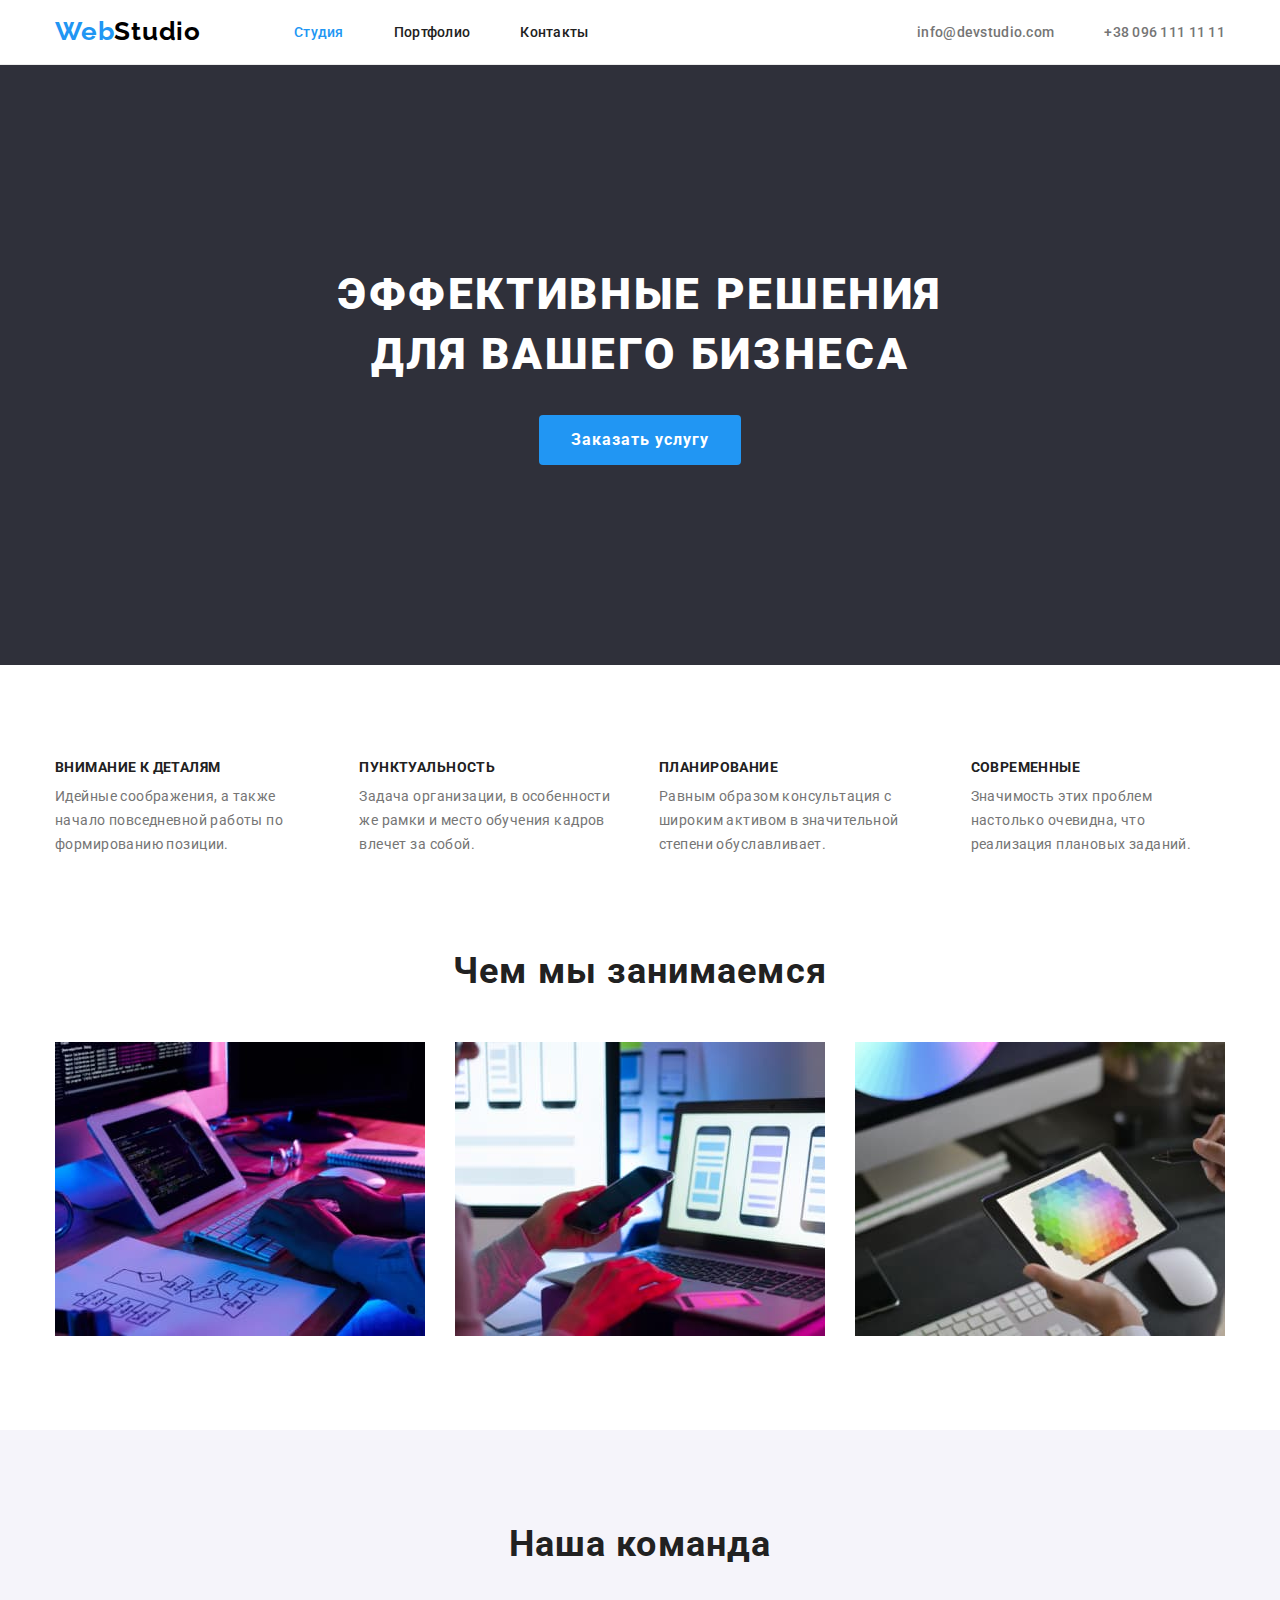
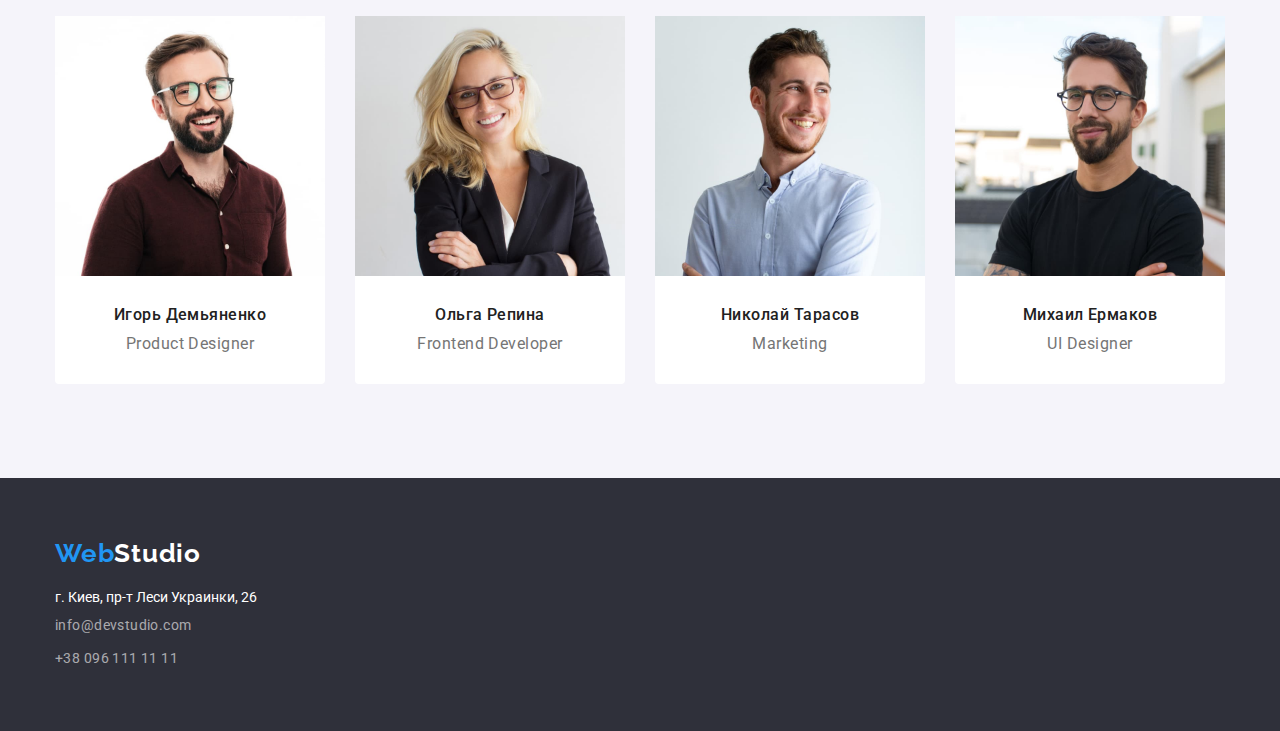
<file: index.html>
<!DOCTYPE html>
<html lang="ru">

<head>
    <meta charset="UTF-8">
    <meta http-equiv="X-UA-Compatible" content="IE=edge">
    <meta name="viewport" content="width=device-width, initial-scale=1.0">
    <title>Landing page</title>
    <link href="https://fonts.googleapis.com/css2?family=Raleway:wght@700&family=Roboto:wght@400;500;700;900&display=swap" rel="stylesheet">
    <link rel="stylesheet" href="https://cdnjs.cloudflare.com/ajax/libs/modern-normalize/1.1.0/modern-normalize.min.css">
    <link rel="stylesheet" href="css/style.css">
</head>
<body>
    <!-- Header -->
    <header class="header">
        <div class="container header-content">
                <nav class="nav">
                    <a href="/" class="logo common-link">
                        <span>Web</span>Studio
                    </a>
        
                    <ul class="nav-menu">
                        <li class="nav-item"><a class="nav-link link common-link active-link" href="/">Студия</a></li>
                        <li class="nav-item"><a class="nav-link link common-link" href="portfolio.html">Портфолио</a></li>
                        <li class="nav-item"><a class="nav-link link common-link" href="">Контакты</a></li>
                    </ul>
                </nav>
                <ul class="contacts">
                    <li class="contacts-item"><a class="contacts-link link common-link" href="mailto:info@devstudio.com">info@devstudio.com</a></li>
                    <li class="contacts-item"><a class="contacts-link link common-link" href="tel:+380961111111">+38 096 111 11 11</a></li>
                </ul>
        </div>
    </header>
    <!-- Main -->
    <main>
        <!-- Intro -->
        <section class="intro">
            <div class="container">
                <h1 class="intro-header">Эффективные решения для вашего бизнеса</h1>
                <button class="intro-btn button" type="button">Заказать услугу</button>
            </div>
        </section>
        <!-- Features -->
        <section class="features section">
            <div class="container">
                <h2 class="visually-hidden">Особенности</h2>
                <ul class="features-list">
                    <li class="features-item">
                        <h3 class="features-title">Внимание к деталям</h3>
                        <p class="features-desc">
                            Идейные соображения, а также начало повседневной работы по формированию позиции.
                        </p>
                    </li>
                    <li class="features-item">
                        <h3 class="features-title">Пунктуальность</h3>
                        <p class="features-desc">
                            Задача организации, в особенности же рамки и место обучения кадров влечет за собой.
                        </p>
                    </li>
                    <li class="features-item">
                        <h3 class="features-title">Планирование</h3>
                        <p class="features-desc">
                            Равным образом консультация с широким активом в значительной степени обуславливает.
                        </p>
                    </li>
                    <li class="features-item">
                        <h3 class="features-title">Современные</h3>
                        <p class="features-desc">
                            Значимость этих проблем настолько очевидна, что реализация плановых заданий.
                        </p>
                    </li>
                </ul>
            </div>
        </section>
        <!-- What we do -->
        <section class="working section">
            <div class="container">
                <h2 class="title">Чем мы занимаемся</h2>
                <ul class="works">
                    <li class="works-item"><img src="./images/what-we-do1.jpg" alt="человек что-то печатает на клавиатуре" width="370"></li>
                    <li class="works-item"><img src="./images/what-we-do2.jpg" alt="человек с телефоном в руках" width="370"></li>
                    <li class="works-item"><img src="./images/what-we-do3.jpg" alt="человек с планшетом в руках" width="370"></li>
                </ul>
            </div>
        </section>
        <!-- Our team -->
        <section class="team section">
            <div class="container">
                <h2 class="title">Наша команда</h2>
                <ul class="team-list">
                    <li class="team-item">
                        <img class="team-img" src="./images/product-designer.jpg" alt="дизайнер" width="270">
                        <div class="team-item-wrapper">
                            <h3 class="team-title">Игорь Демьяненко</h3>
                            <p class="team-prof">
                                Product Designer
                            </p>
                        </div>
                    </li>
                    <li class="team-item">
                        <img class="team-img" src="./images/frontend-developer.jpg" alt="разработчик" width="270">
                        <div class="team-item-wrapper">
                            <h3 class="team-title">Ольга Репина</h3>
                            <p class="team-prof">
                                Frontend Developer
                            </p>
                        </div>
                    </li>
                    <li class="team-item">
                        <img class="team-img" src="./images/marketing.jpg" alt="маркетолог" width="270">
                        <div class="team-item-wrapper">
                            <h3 class="team-title">Николай Тарасов</h3>
                            <p class="team-prof">
                                Marketing
                            </p>
                        </div>
                    </li>
                    <li class="team-item">
                        <img class="team-img" src="./images/ui-designer.jpg" alt="дизайнер" width="270">
                        <div class="team-item-wrapper">
                            <h3 class="team-title">Михаил Ермаков</h3>
                            <p class="team-prof">
                                UI Designer
                            </p>
                        </div>
                    </li>
                </ul>
            </div>
        </section>
    </main>
    <!-- Footer -->
    <footer class="footer">
        <div class="container">
            <a class="logo footer-logo common-link" href="">
                <span>Web</span>Studio
            </a>
            <address class="adress">
                <ul class="adress-list">
                    <li class="adress-item"><a class="main-adress common-link" href="">г. Киев, пр-т Леси Украинки, 26</a></li>
                    <li class="adress-item"><a class="adress-link common-link" href="mailto:info@devstudio.com">info@devstudio.com</a></li>
                    <li class="adress-item"><a class="adress-link common-link" href="tel:+380961111111">+38 096 111 11 11</a></li>
                </ul>
            </address>
        </div>
    </footer>
</body>
</html>
</file>
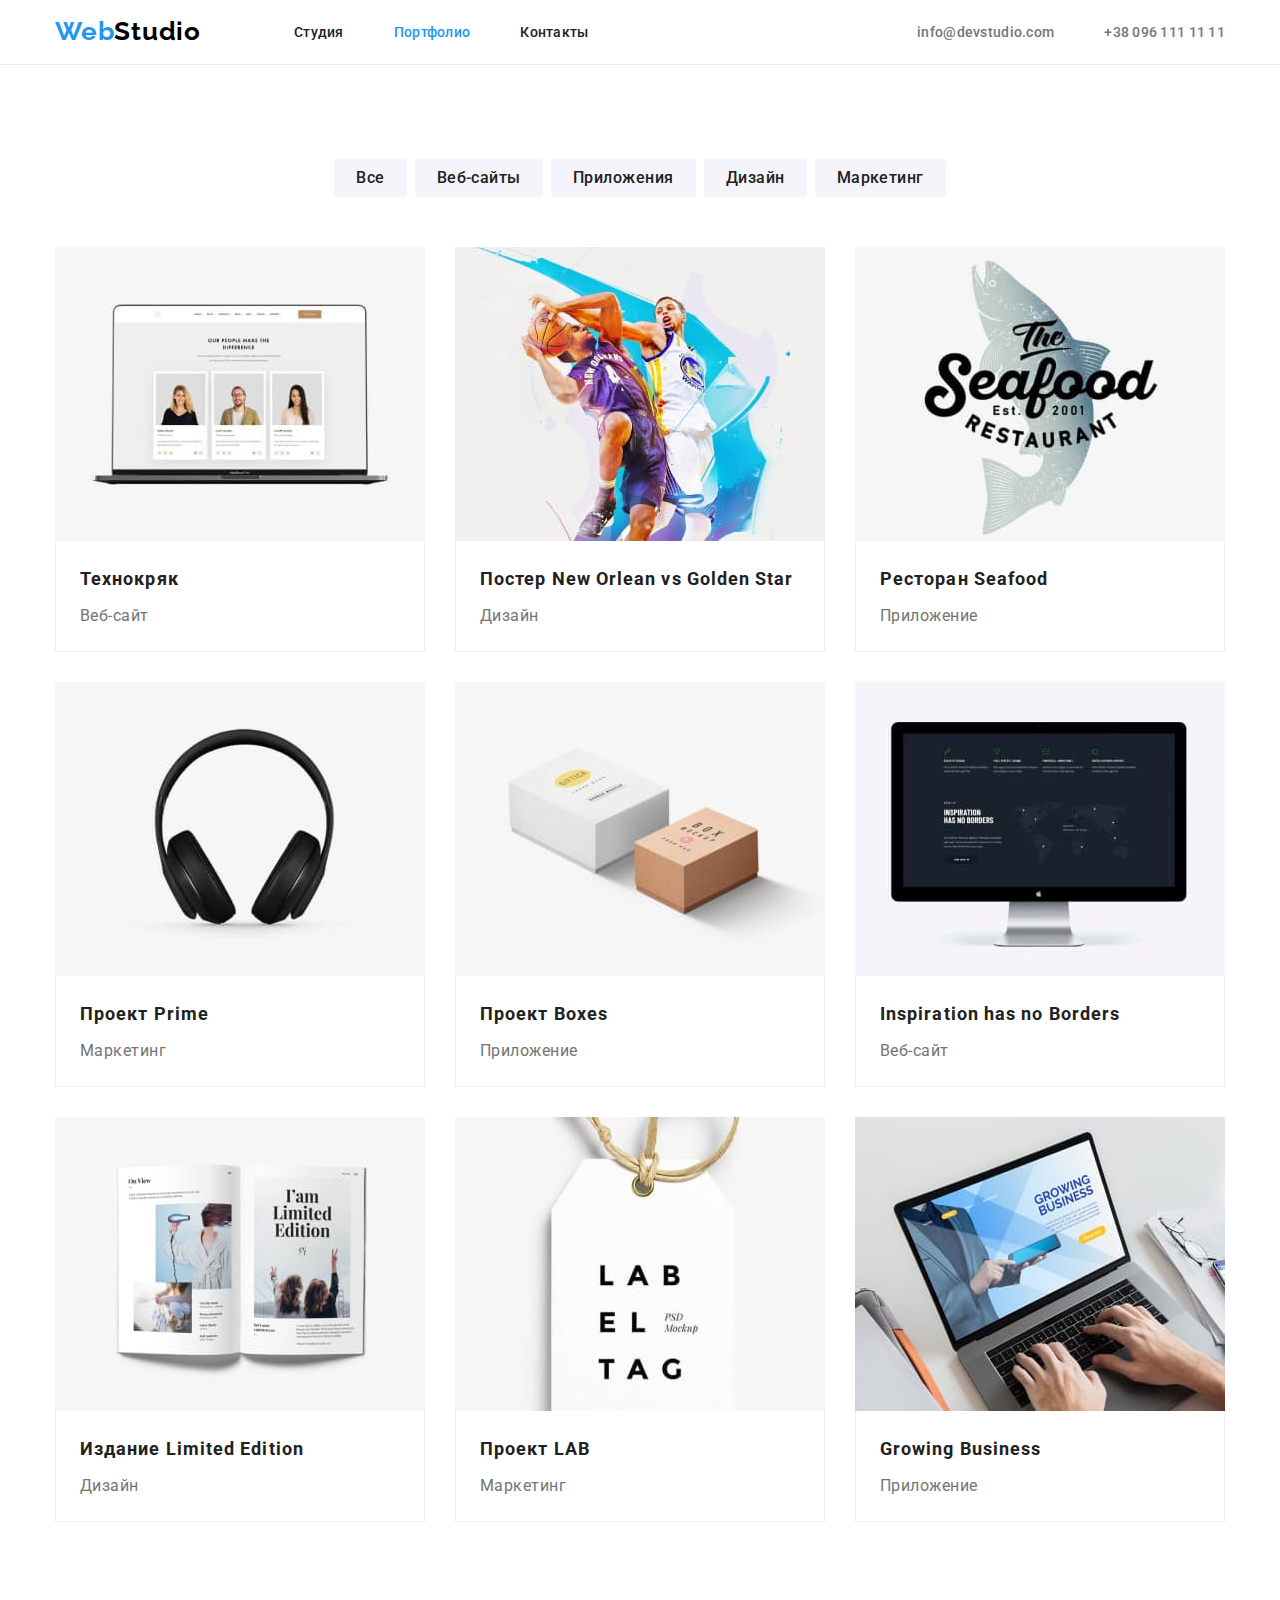
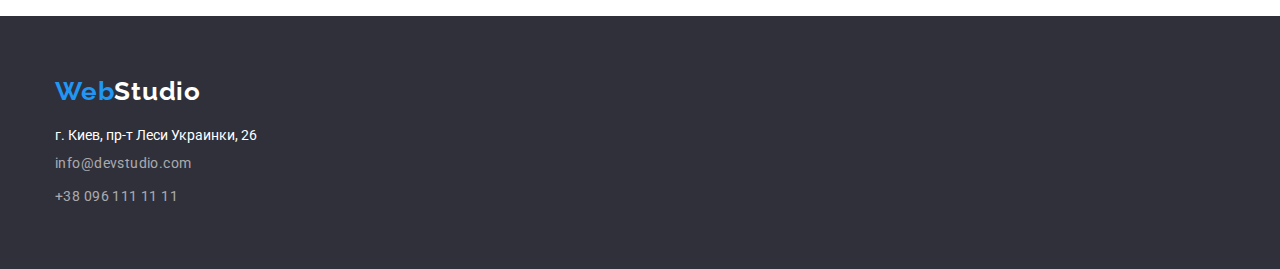
<file: portfolio.html>
<!DOCTYPE html>
<html lang="ru">
<head>
    <meta charset="UTF-8">
    <meta http-equiv="X-UA-Compatible" content="IE=edge">
    <meta name="viewport" content="width=device-width, initial-scale=1.0">
    <title>Portfolio</title>
    <link href="https://fonts.googleapis.com/css2?family=Raleway:wght@700&family=Roboto:wght@400;500;700;900&display=swap" rel="stylesheet">
    <link rel="stylesheet" href="https://cdnjs.cloudflare.com/ajax/libs/modern-normalize/1.1.0/modern-normalize.min.css">
    <link rel="stylesheet" href="css/style.css">
</head>
<body>
     <!-- Header -->
     <header class="header">
         <div class="container header-content">
            <nav class="nav">
                <a href="/" class="logo common-link">
                    <span>Web</span>Studio
                </a>
                <ul class="nav-menu">
                    <li class="nav-item"><a class="nav-link link common-link" href="index.html">Студия</a></li>
                    <li class="nav-item"><a class="nav-link link common-link active-link" href="/">Портфолио</a></li>
                    <li class="nav-item"><a class="nav-link link common-link" href="">Контакты</a></li>
                </ul>
            </nav>
            <ul class="contacts ">
                <li class="contacts-item"><a class="contacts-link link common-link" href="mailto:info@devstudio.com">info@devstudio.com</a></li>
                <li class="contacts-item"><a class="contacts-link link common-link" href="tel:+380961111111">+38 096 111 11 11</a></li>
            </ul>
         </div>
    </header>
<!-- Main -->
    <main>
        <section class="section">
            <div class="container">
                <h1 class="visually-hidden">Портфолио</h1>
                <ul class="btn-list">
                    <li class="btn-item"><button class="portfolio-btn button" type="button">Все</button></li>
                    <li class="btn-item"><button class="portfolio-btn button" type="button">Веб-сайты</button></li>
                    <li class="btn-item"><button class="portfolio-btn button" type="button">Приложения</button></li>
                    <li class="btn-item"><button class="portfolio-btn button" type="button">Дизайн</button></li>
                    <li class="btn-item"><button class="portfolio-btn button" type="button">Маркетинг</button></li>
                </ul>
                <ul class="portfolio-list">
                    <li class="portfolio-item">
                        <img src="images/portfolio-1.jpg" alt="ноутбук" width="370">
                        <div class="portfolio-body">
                            <h2 class="portfolio-title">Технокряк</h2>
                            <p class="portfolio-desc">
                                Веб-сайт
                            </p>
                        </div>
                    </li>
                    <li class="portfolio-item">
                        <img src="images/portfolio-2.jpg" alt="постер" width="370">
                        <div class="portfolio-body">
                            <h2 class="portfolio-title">Постер New Orlean vs Golden Star</h2>
                            <p class="portfolio-desc">
                                Дизайн
                            </p>
                        </div>
                    </li>
                    <li class="portfolio-item">
                        <img src="images/portfolio-3.jpg" alt="приложение ресторана" width="370">
                        <div class="portfolio-body">
                            <h2 class="portfolio-title">Ресторан Seafood</h2>
                            <p class="portfolio-desc">
                                Приложение
                            </p>
                        </div>
                    </li>
                    <li class="portfolio-item">
                        <img src="images/portfolio-4.jpg" alt="наушники" width="370">
                        <div class="portfolio-body">
                            <h2 class="portfolio-title">Проект Prime</h2>
                            <p class="portfolio-desc">
                                Маркетинг
                            </p>
                        </div>
                    </li>
                    <li class="portfolio-item">
                        <img src="images/portfolio-5.jpg" alt="коробки" width="370">
                        <div class="portfolio-body">
                            <h2 class="portfolio-title">Проект Boxes</h2>
                            <p class="portfolio-desc">
                                Приложение
                            </p>
                        </div>
                    </li>
                    <li class="portfolio-item">
                        <img src="images/portfolio-6.jpg" alt="компьютер" width="370">
                        <div class="portfolio-body">
                            <h2 class="portfolio-title">Inspiration has no Borders</h2>
                            <p class="portfolio-desc">
                                Веб-сайт
                            </p>
                        </div>
                    </li>
                    <li class="portfolio-item">
                        <img src="images/portfolio-7.jpg" alt="книга" width="370">
                        <div class="portfolio-body">
                            <h2 class="portfolio-title">Издание Limited Edition</h2>
                            <p class="portfolio-desc">
                                Дизайн
                            </p>
                        </div>
                    </li>
                    <li class="portfolio-item">
                        <img src="images/portfolio-8.jpg" alt="картинка" width="370">
                        <div class="portfolio-body">
                            <h2 class="portfolio-title">Проект LAB</h2>
                            <p class="portfolio-desc">
                                Маркетинг
                            </p>
                        </div>
                    </li>
                    <li class="portfolio-item">
                        <img src="images/portfolio-9.jpg" alt="человек, печатающий текст" width="370">
                        <div class="portfolio-body">
                            <h2 class="portfolio-title">Growing Business</h2>
                            <p class="portfolio-desc">
                                Приложение
                            </p>
                        </div>
                    </li>
                </ul>
            </div>
        </section> 
    </main>
    <!-- Footer -->
    <footer class="footer">
        <div class="container">
            <a class="logo footer-logo common-link" href="">
                <span>Web</span>Studio
            </a>
            <address class="adress">
                <ul class="adress-list">
                    <li class="adress-item"><a class="main-adress common-link" href="">г. Киев, пр-т Леси Украинки, 26</a></li>
                    <li class="adress-item"><a class="adress-link common-link" href="mailto:info@devstudio.com">info@devstudio.com</a></li>
                    <li class="adress-item"><a class="adress-link common-link" href="tel:+380961111111">+38 096 111 11 11</a></li>
                </ul>
            </address>
        </div>
    </footer>
</body>
</html>
</file>
<file: css/style.css>
/*font-family: 'Raleway', sans-serif;
font-family: 'Roboto', sans-serif;*/
/* background: #F5F4FA; вторичный цвет фона
#2196F3 blue
#000000
#757575 - p color 
#FFFFFF 
#212121 */ 

:root {
  --accent-color: #2196F3;
  --primary-text-color:#757575;
  --title-text-color:#212121;
  --primary-white-color:#FFFFFF;
  --secondary-black-color:#000000;
  --secondary-grey-color:#F5F4FA;
  --main-font-style:'Roboto', sans-serif;
  --font-size-small:14px;
  --font-size-medium:16px;
  --font-size-xl:36px;
}

body {
    font-family: var(--main-font-style),
    '-apple-system', 'BlinkMacSystemFont',
    'avenir next', 'avenir', 'segoe ui', 'helvetica neue', 
    'helvetica', 'Ubuntu', 'noto', 'arial', sans-serif;
    font-size: var(--font-size-small);
    color: var(--title-text-color);

    background-color: var(--primary-white-color);
}

/* утилиты */
h1,h2,h3,h4,h5,h6,p,ul {
    margin: 0;
    padding: 0;
}

ul {
    list-style-type: none;
 }

.common-link{
    text-decoration: none;
    color: var(--title-text-color);
}

.button {
    cursor: pointer;
    font-family: var(--main-font-style);
    
    border: none;
}

img {
    display: block;
}

.visually-hidden {
    position: absolute;
    width: 1px;
    height: 1px;
    margin: -1px;
    border: 0;
    padding: 0;
    clip: rect(0 0 0 0);
    overflow: hidden;
}

.container {
    width: 1200px;
    padding-left: 15px;
    padding-right: 15px;
    margin: 0 auto;
}

.section {
    padding:94px 0;
}

/*header*/

.header {
    border-bottom: 1px solid #ECECEC;
}

.header-content {
    display: flex;
    align-items: center;
}
.nav {
    display: flex;
    align-items: center;
}

.nav-menu {
    display: flex;
    margin-left: 93px;
}

.logo {
    font-family: 'Raleway', sans-serif;
    font-weight: 700;
    font-size: 26px;
    line-height: 1.2;
    letter-spacing: 0.03em;
    color: var(--secondary-black-color);
}

.logo span {
    color: var(--accent-color);
}

.contacts {
    display: flex;
    align-items: center;
    margin-left: auto;
}


.link {
    font-weight: 500;
    line-height: 1.15;
    letter-spacing: 0.02em;
}

.nav-item {
    margin-right: 50px;

    color: var(--title-text-color);
}

.nav-item:last-child {
    margin-right: 0;
}

.contacts-link {
    color: var(--primary-text-color);
}

.contacts-item:first-of-type {
    margin-right: 50px;
}

.active-link {
    color: var(--accent-color);
}

.nav-link{
    display: inline-block;
    padding: 24px 0;
}

.nav-link:hover,
.nav-link:focus,
.contacts-link:hover,
.contacts-link:focus {
    color: var(--accent-color);
}

/* Intro*/

.intro {
    padding: 200px 0;
    text-align: center;

    background-color: #2F303A;
}

.intro-header {
    max-width: 696px;
    margin: 0 auto 30px auto;

    font-weight: 900;
    font-size: 44px;
    line-height: 1.36;
    letter-spacing: 0.06em;
    text-transform: uppercase;
    color: var(--primary-white-color);
}


.intro-btn {
    min-width: 200px;
    padding: 10px 32px;

    font-weight: 700;
    font-size: var(--font-size-medium);
    line-height: 1.875;
    letter-spacing: 0.06em;
    color: var(--primary-white-color);

    background-color: var(--accent-color);
    border-radius: 4px;
}

/* Features */
.features {
    padding-bottom: 0;
}

.features-list {
    display: flex;
}

.features-item {
    width: calc((100% -3 * 30px )/ 4);
    margin-right: 30px;
}

.features-item:last-child {
    margin-right: 0;
}

.features-desc{
    line-height: 1.71;
    letter-spacing: 0.03em;
    color: var(--primary-text-color);
}

.features-title {
    margin-bottom: 10px;

    font-size: var(--font-size-small);
    font-weight: 700;
    line-height: 1.15;
    letter-spacing: 0.03em;
    text-transform: uppercase;
}

/* What we  do*/
.works {
    display: flex;
}

.works-item {
    margin-right: 30px;
}

.works-item:last-child {
    margin-right: 0;
}

.title {
    margin-bottom: 50px;

    font-weight: 700;
    font-size: var(--font-size-xl);
    line-height: 1.16;
    letter-spacing: 0.03em;
    text-align: center;
}

/*  Our team */

.team {
    font-size: 16px;
    line-height: 1.18;
    letter-spacing: 0.03em;

    background: var(--secondary-grey-color);
}

.team-list {
    display: flex;
}

.team-item {
    width: calc((100% -3 * 30px )/ 4);
    margin-right: 30px;

    text-align: center;

    background-color: var(--primary-white-color);
    border-radius: 0px 0px 4px 4px;
}

.team-item:last-of-type {
    margin-right: 0;
}

.team-item-wrapper{
    padding: 30px 0;
}

.team-title {
    margin-bottom: 10px;

    font-size: var(--font-size-medium);
    line-height: 1.18;
    font-weight: 500;

}

.team-prof {
    font-size: var(--font-size-medium);
    line-height: 1.18;
    color: var(--primary-text-color);
}

/* Footer */

.footer {
    padding: 60px 0;

    background-color: #2F303A;
}
.footer-logo {
    display: inline-block;
    margin-bottom: 20px;

    color: var(--primary-white-color);
}

.adress {
    font-style: normal;
}

.adress-item {
    margin-bottom: 9px;
}

.adress-item:last-child {
    margin-bottom: 0;
}

.main-adress {
    color: var(--primary-white-color);
}

.adress-link {
    line-height: 1.71;
    letter-spacing: 0.03em;
    color: rgba(255, 255, 255, 0.6);
}

/* portfolio */

.portfolio-list {
    font-size: var(--font-size-medium);
    line-height: 1.87;
    letter-spacing: 0.03em;
}

.portfolio-desc{
    color:var(--primary-text-color);
}

.btn-list {
    margin-bottom: 50px;

    display: flex;
    justify-content: center;
}

.btn-item {
    margin-right: 8px;
}

.btn-item:last-child {
    margin-right: 0;
}
    
.portfolio-btn {
    padding: 6px 22px;

    font-weight: 500;
    font-size: var(--font-size-medium);
    line-height: 1.62;
    letter-spacing: 0.03em;
    color: var(--title-text-color);

    background: var(--secondary-grey-color);
    border-radius: 4px;
}

.portfolio-btn:hover,
.portfolio-btn:focus {
    color: var(--primary-white-color);

    background-color: var(--accent-color);
}

.portfolio-list {
    display: flex;
    flex-wrap: wrap;
}

.portfolio-item {
    margin-right: 30px;
    margin-bottom: 30px;
}

.portfolio-body {
    padding: 20px 24px;

    border: 1px solid #EEEEEE;
    border-top: none;
}

.portfolio-item:nth-of-type(3n) {
    margin-right: 0;
}
.portfolio-item:nth-last-of-type(-n + 3) {
    margin-bottom: 0;
}

.portfolio-title {
    margin-bottom: 4px; 

    font-weight: 700;
    font-size: 18px;
    line-height: 2;
    letter-spacing: 0.06em;
}
</file>
